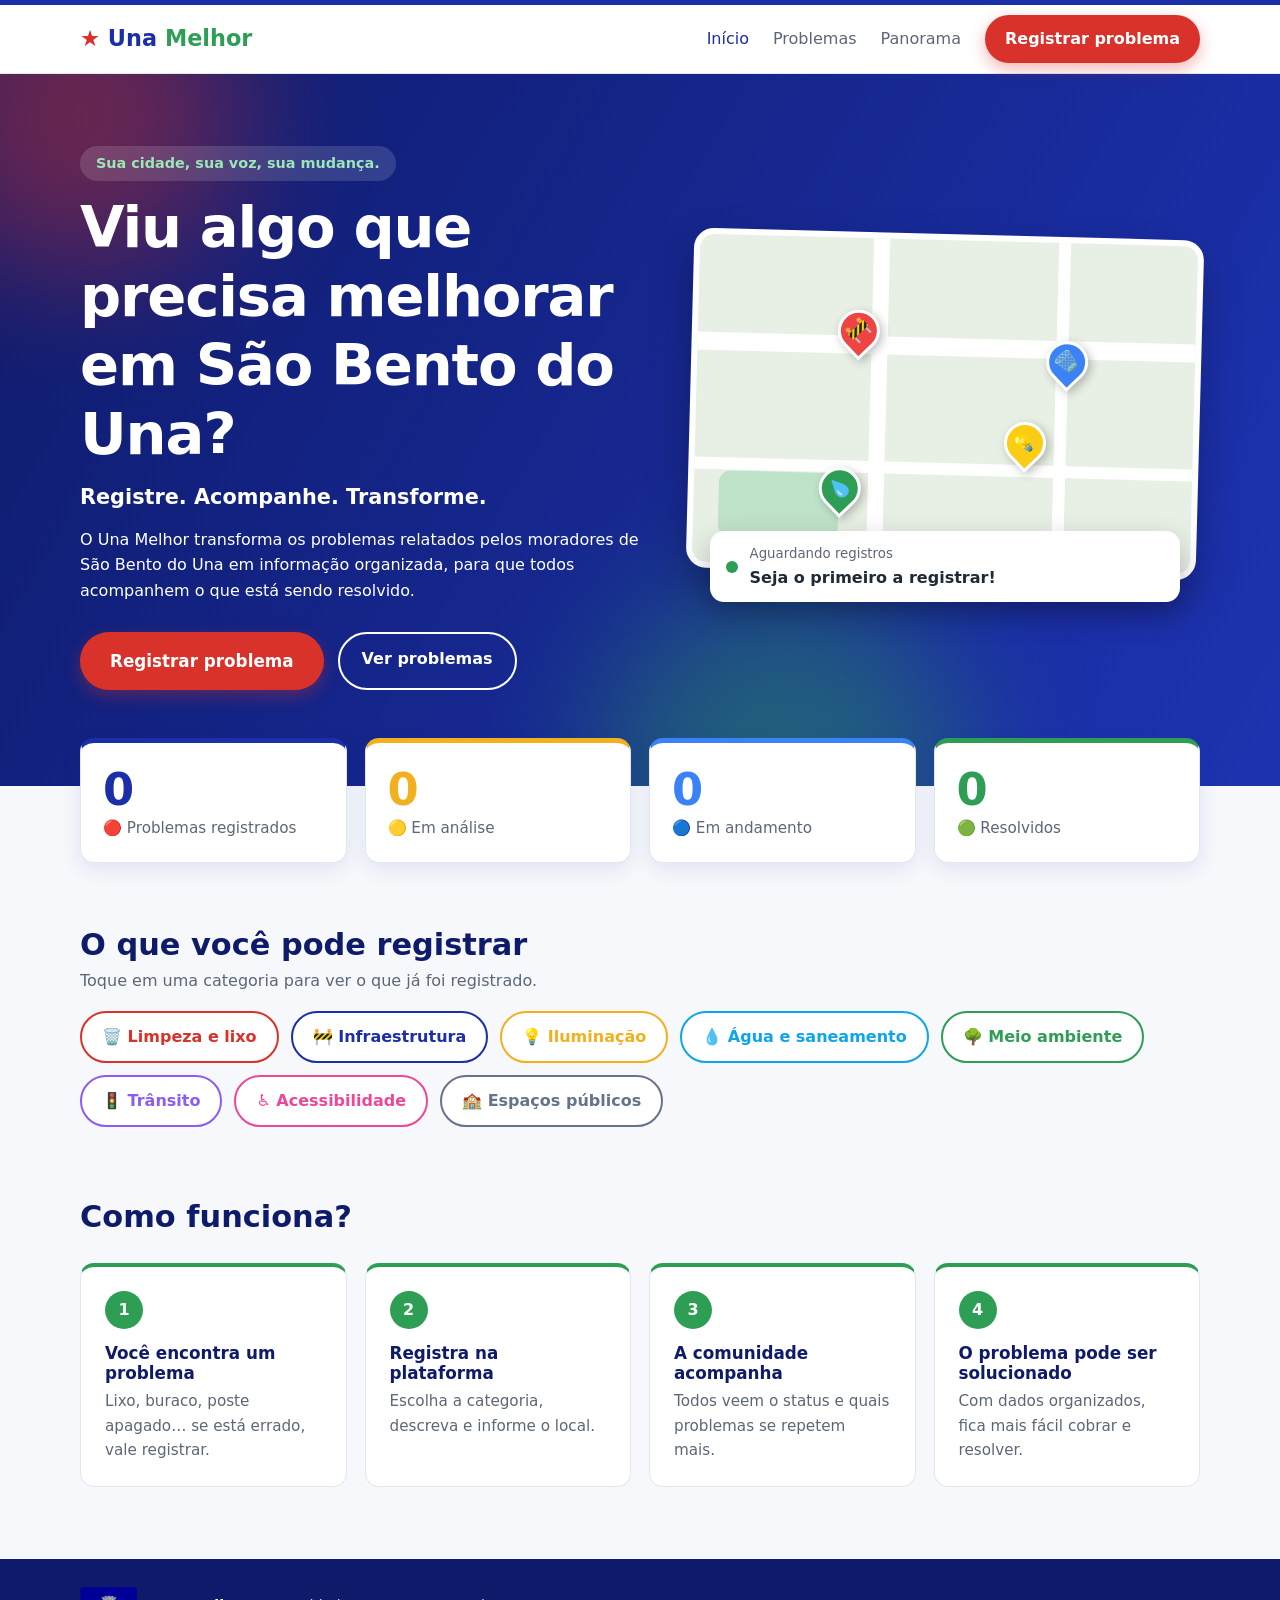
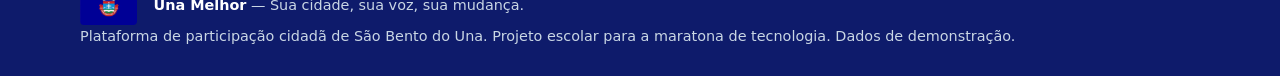
<file: Index.html>
<!DOCTYPE html>
<html lang="pt-BR">
<head>
  <meta charset="UTF-8">
  <meta name="viewport" content="width=device-width, initial-scale=1">
  <title>Una Melhor — Sua cidade, sua voz, sua mudança.</title>
  <link rel="stylesheet" href="style.css">
</head>
<body>
  <!-- ===== HEADER (aparece em todas as telas) ===== -->
  <header class="header">
    <div class="container header-conteudo">
      <a href="#home" class="logo" data-tela="home"><span class="estrela">★</span> Una <span>Melhor</span></a>

      <button class="menu-botao" id="menuBotao" aria-label="Abrir menu">☰</button>

      <nav class="menu" id="menu">
        <a href="#home" data-tela="home">Início</a>
        <a href="#problemas" data-tela="problemas">Problemas</a>
        <a href="#dashboard" data-tela="dashboard">Panorama</a>
        <a href="#registrar" data-tela="registrar" class="botao botao-destaque">Registrar problema</a>
      </nav>
    </div>
  </header>

  <main>
    <!--TELA 1: HOME-->
    <section id="home" class="tela ativa">
      <div class="hero">
        <div class="container hero-grade">
          <div class="hero-texto">
            <p class="slogan">Sua cidade, sua voz, sua mudança.</p>
            <h1>Viu algo que precisa melhorar em São Bento do Una?</h1>
            <p class="hero-subtitulo">Registre. Acompanhe. Transforme.</p>
            <p>O Una Melhor transforma os problemas relatados pelos moradores de São Bento do Una em informação organizada, para que todos acompanhem o que está sendo resolvido.</p>

            <div class="hero-botoes">
              <a href="#registrar" data-tela="registrar" class="botao botao-destaque">Registrar problema</a>
              <a href="#problemas" data-tela="problemas" class="botao botao-contorno">Ver problemas</a>
            </div>
          </div>

          <div class="mapa-area">
            <div class="mapa" aria-hidden="true">
              <span class="rua rua-h1"></span>
              <span class="rua rua-h2"></span>
              <span class="rua rua-v1"></span>
              <span class="rua rua-v2"></span>
              <span class="parque"></span>
              <span class="pino pino-vermelho" style="top:22%; left:28%">🚧</span>
              <span class="pino pino-amarelo" style="top:55%; left:62%">💡</span>
              <span class="pino pino-verde" style="top:70%; left:25%">💧</span>
              <span class="pino pino-azul" style="top:30%; left:70%">🗑️</span>
            </div>
            <div class="mapa-card" id="ultimoRegistro" aria-live="polite"></div>
          </div>
        </div>
      </div>

      <div class="container">
        <div class="stats">
          <div class="stat" style="--c:#1B2FA8">
            <strong id="statTotal">0</strong>
            <span>🔴 Problemas registrados</span>
          </div>
          <div class="stat" style="--c:#F2B01E">
            <strong id="statAnalise">0</strong>
            <span>🟡 Em análise</span>
          </div>
          <div class="stat" style="--c:#3B82F6">
            <strong id="statAndamento">0</strong>
            <span>🔵 Em andamento</span>
          </div>
          <div class="stat" style="--c:#2E9E55">
            <strong id="statResolvidos">0</strong>
            <span>🟢 Resolvidos</span>
          </div>
        </div>
      </div>

      <div class="container faixa-categorias">
        <h2>O que você pode registrar</h2>
        <p>Toque em uma categoria para ver o que já foi registrado.</p>
        <div class="chips" id="chips"></div>
      </div>

      <div class="container como-funciona">
        <h2>Como funciona?</h2>
        <ol class="passos">
          <li><span class="passo-num">1</span><h3>Você encontra um problema</h3><p>Lixo, buraco, poste apagado… se está errado, vale registrar.</p></li>
          <li><span class="passo-num">2</span><h3>Registra na plataforma</h3><p>Escolha a categoria, descreva e informe o local.</p></li>
          <li><span class="passo-num">3</span><h3>A comunidade acompanha</h3><p>Todos veem o status e quais problemas se repetem mais.</p></li>
          <li><span class="passo-num">4</span><h3>O problema pode ser solucionado</h3><p>Com dados organizados, fica mais fácil cobrar e resolver.</p></li>
        </ol>
      </div>
    </section>

    <!-- ===== TELA 2: REGISTRAR PROBLEMA ===== -->
    <section id="registrar" class="tela">
      <div class="container estreito">
        <h2>Registrar problema</h2>
        <p class="em-breve">Conte o que você viu. Leva menos de um minuto.</p>

        <form id="formulario" class="formulario">
          <label>Categoria
            <select id="categoria" required></select>
          </label>

          <label>Título
            <input id="titulo" maxlength="80" placeholder="Buraco em frente à escola" required>
          </label>

          <label>Descrição
            <textarea id="descricao" rows="4" placeholder="Existe um buraco grande próximo à entrada da escola." required></textarea>
          </label>

          <label>Localização
            <input id="localizacao" placeholder="Rua X, Bairro Y" required>
          </label>

          <label>Foto (opcional, até 500 KB)
            <input id="imagem" type="file" accept="image/*">
          </label>

          <button type="submit" class="botao botao-destaque">Registrar problema</button>
        </form>

        <div id="sucesso" class="sucesso" hidden>
          ✅ Problema registrado! <a href="#problemas" data-tela="problemas">Ver na lista</a>
        </div>
      </div>
    </section>

    <!-- ===== TELA 3: LISTA DE PROBLEMAS ===== -->
    <section id="problemas" class="tela">
      <div class="container">
        <h2>Problemas registrados</h2>
        <div class="filtros">
          <input id="busca" type="search" placeholder="🔍 Buscar por título, local ou descrição">
          <select id="filtroCategoria"></select>
          <select id="filtroStatus"></select>
        </div>
        <div id="listaProblemas" class="grade-cards"></div>
      </div>
    </section>

    <!--TELA 4: DETALHES-->
    <section id="detalhes" class="tela">
      <div class="container estreito" id="conteudoDetalhes"></div>
    </section>

    <!--TELA 5: DASHBOARD -->
    <section id="dashboard" class="tela">
      <div class="container">
        <h2>Panorama de São Bento do Una</h2>
        <div class="stats stats-simples" id="statsDashboard"></div>

        <div class="painel-grade">
          <div class="painel">
            <h3>Situação dos problemas</h3>
            <div class="rosca-area">
              <div class="rosca" id="rosca">
                <div>
                  <b id="roscaPct">0%</b>
                  <small>resolvidos</small>
                </div>
              </div>
              <ul class="legenda" id="legenda"></ul>
            </div>
          </div>

          <div class="painel">
            <h3>Problemas por categoria</h3>
            <div id="barrasCategoria" class="barras"></div>
          </div>
        </div>
      </div>
    </section>
  </main>

  <!--RODAPE-->
  <footer class="rodape">
    <div class="container">
      <img src="assets/imagens/bandeira.png" alt="Bandeira de São Bento do Una" class="bandeira">
      <strong>Una Melhor</strong> — Sua cidade, sua voz, sua mudança.
      <p>Plataforma de participação cidadã de São Bento do Una. Projeto escolar para a maratona de tecnologia. Dados de demonstração.</p>
    </div>
  </footer>

  <script src="script.js"></script>
</body>
</html>
</file>
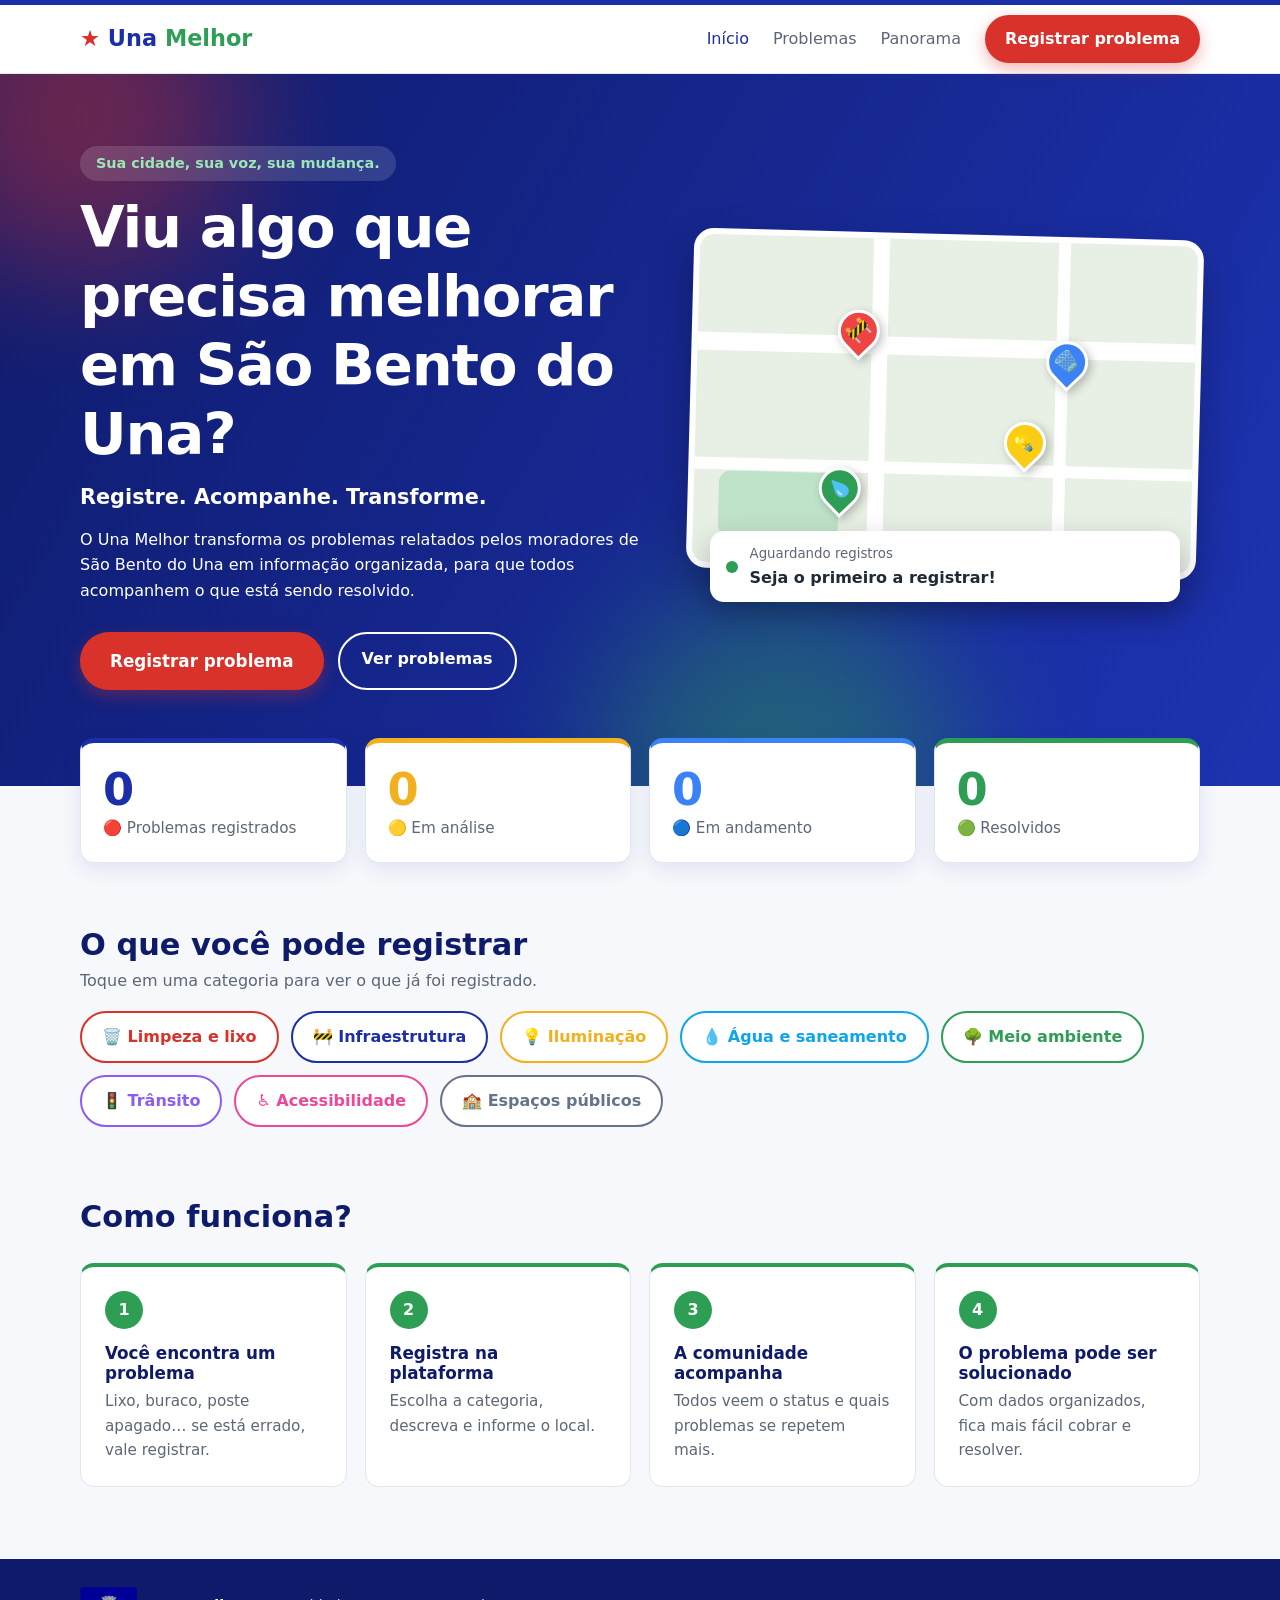
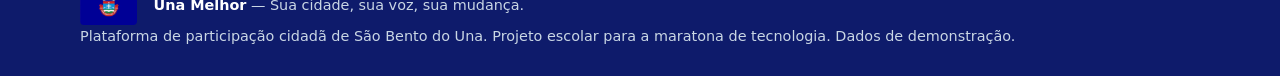
<file: index.html>
<!DOCTYPE html>
<html lang="pt-BR">
<head>
  <meta charset="UTF-8">
  <meta name="viewport" content="width=device-width, initial-scale=1">
  <title>Una Melhor — Sua cidade, sua voz, sua mudança.</title>
  <link rel="stylesheet" href="style.css">
</head>
<body>
  <!-- Cabeçalho: fica igual em todas as telas -->
  <header class="header">
    <div class="container header-conteudo">
      <a href="#home" class="logo" data-tela="home"><span class="estrela">★</span> Una <span>Melhor</span></a>

      <!-- Botão que só aparece no celular -->
      <button class="menu-botao" id="menuBotao" aria-label="Abrir menu">☰</button>

      <nav class="menu" id="menu">
        <a href="#home" data-tela="home">Início</a>
        <a href="#problemas" data-tela="problemas">Problemas</a>
        <a href="#dashboard" data-tela="dashboard">Panorama</a>
        <a href="#registrar" data-tela="registrar" class="botao botao-destaque">Registrar problema</a>
      </nav>
    </div>
  </header>

  <main>
    <!-- Tela 1: início -->
    <section id="home" class="tela ativa">
      <div class="hero">
        <div class="container hero-grade">
          <div class="hero-texto">
            <p class="slogan">Sua cidade, sua voz, sua mudança.</p>
            <h1>Viu algo que precisa melhorar em São Bento do Una?</h1>
            <p class="hero-subtitulo">Registre. Acompanhe. Transforme.</p>
            <p>O Una Melhor transforma os problemas relatados pelos moradores de São Bento do Una em informação organizada, para que todos acompanhem o que está sendo resolvido.</p>

            <div class="hero-botoes">
              <a href="#registrar" data-tela="registrar" class="botao botao-destaque">Registrar problema</a>
              <a href="#problemas" data-tela="problemas" class="botao botao-contorno">Ver problemas</a>
            </div>
          </div>

          <!-- Mapinha decorativo, é só CSS (não é um mapa de verdade) -->
          <div class="mapa-area">
            <div class="mapa" aria-hidden="true">
              <span class="rua rua-h1"></span>
              <span class="rua rua-h2"></span>
              <span class="rua rua-v1"></span>
              <span class="rua rua-v2"></span>
              <span class="parque"></span>
              <span class="pino pino-vermelho" style="top:22%; left:28%">🚧</span>
              <span class="pino pino-amarelo" style="top:55%; left:62%">💡</span>
              <span class="pino pino-verde" style="top:70%; left:25%">💧</span>
              <span class="pino pino-azul" style="top:30%; left:70%">🗑️</span>
            </div>
            <!-- O JS preenche com o último problema registrado -->
            <div class="mapa-card" id="ultimoRegistro" aria-live="polite"></div>
          </div>
        </div>
      </div>

      <!-- Números rápidos (o JS atualiza) -->
      <div class="container">
        <div class="stats">
          <div class="stat" style="--c:#1B2FA8">
            <strong id="statTotal">0</strong>
            <span>🔴 Problemas registrados</span>
          </div>
          <div class="stat" style="--c:#F2B01E">
            <strong id="statAnalise">0</strong>
            <span>🟡 Em análise</span>
          </div>
          <div class="stat" style="--c:#3B82F6">
            <strong id="statAndamento">0</strong>
            <span>🔵 Em andamento</span>
          </div>
          <div class="stat" style="--c:#2E9E55">
            <strong id="statResolvidos">0</strong>
            <span>🟢 Resolvidos</span>
          </div>
        </div>
      </div>

      <div class="container faixa-categorias">
        <h2>O que você pode registrar</h2>
        <p>Toque em uma categoria para ver o que já foi registrado.</p>
        <!-- Os botões das categorias são criados pelo JS -->
        <div class="chips" id="chips"></div>
      </div>

      <div class="container como-funciona">
        <h2>Como funciona?</h2>
        <ol class="passos">
          <li><span class="passo-num">1</span><h3>Você encontra um problema</h3><p>Lixo, buraco, poste apagado… se está errado, vale registrar.</p></li>
          <li><span class="passo-num">2</span><h3>Registra na plataforma</h3><p>Escolha a categoria, descreva e informe o local.</p></li>
          <li><span class="passo-num">3</span><h3>A comunidade acompanha</h3><p>Todos veem o status e quais problemas se repetem mais.</p></li>
          <li><span class="passo-num">4</span><h3>O problema pode ser solucionado</h3><p>Com dados organizados, fica mais fácil cobrar e resolver.</p></li>
        </ol>
      </div>
    </section>

    <!-- Tela 2: formulário pra registrar um problema -->
    <section id="registrar" class="tela">
      <div class="container estreito">
        <h2>Registrar problema</h2>
        <p class="em-breve">Conte o que você viu. Leva menos de um minuto.</p>

        <form id="formulario" class="formulario">
          <label>Categoria
            <select id="categoria" required></select>
          </label>

          <label>Título
            <input id="titulo" maxlength="80" placeholder="Buraco em frente à escola" required>
          </label>

          <label>Descrição
            <textarea id="descricao" rows="4" placeholder="Existe um buraco grande próximo à entrada da escola." required></textarea>
          </label>

          <label>Localização
            <input id="localizacao" placeholder="Rua X, Bairro Y" required>
          </label>

          <label>Foto (opcional, até 500 KB)
            <input id="imagem" type="file" accept="image/*">
          </label>

          <button type="submit" class="botao botao-destaque">Registrar problema</button>
        </form>

        <!-- Mensagem que aparece depois de enviar -->
        <div id="sucesso" class="sucesso" hidden>
          ✅ Problema registrado! <a href="#problemas" data-tela="problemas">Ver na lista</a>
        </div>
      </div>
    </section>

    <!-- Tela 3: lista com busca e filtros -->
    <section id="problemas" class="tela">
      <div class="container">
        <h2>Problemas registrados</h2>
        <div class="filtros">
          <input id="busca" type="search" placeholder="🔍 Buscar por título, local ou descrição">
          <select id="filtroCategoria"></select>
          <select id="filtroStatus"></select>
        </div>
        <div id="listaProblemas" class="grade-cards"></div>
      </div>
    </section>

    <!-- Tela 4: detalhes de um problema (o JS monta o conteúdo) -->
    <section id="detalhes" class="tela">
      <div class="container estreito" id="conteudoDetalhes"></div>
    </section>

    <!-- Tela 5: panorama geral com os gráficos -->
    <section id="dashboard" class="tela">
      <div class="container">
        <h2>Panorama de São Bento do Una</h2>
        <div class="stats stats-simples" id="statsDashboard"></div>

        <div class="painel-grade">
          <div class="painel">
            <h3>Situação dos problemas</h3>
            <div class="rosca-area">
              <div class="rosca" id="rosca">
                <div>
                  <b id="roscaPct">0%</b>
                  <small>resolvidos</small>
                </div>
              </div>
              <ul class="legenda" id="legenda"></ul>
            </div>
          </div>

          <div class="painel">
            <h3>Problemas por categoria</h3>
            <div id="barrasCategoria" class="barras"></div>
          </div>
        </div>
      </div>
    </section>
  </main>

  <!-- Rodapé -->
  <footer class="rodape">
    <div class="container">
      <img src="assets/imagens/bandeira.png" alt="Bandeira de São Bento do Una" class="bandeira">
      <strong>Una Melhor</strong> — Sua cidade, sua voz, sua mudança.
      <p>Plataforma de participação cidadã de São Bento do Una. Projeto escolar para a maratona de tecnologia. Dados de demonstração.</p>
    </div>
  </footer>

  <script src="script.js"></script>
</body>
</html>
</file>
<file: style.css>
/* =========================================================
   Una Melhor — style.css
   As cores vêm da bandeira de São Bento do Una
   ========================================================= */

/* ---------- Variáveis (pra trocar uma cor é só mexer aqui) ---------- */
:root {
  --cor-principal: #1B2FA8;   /* azul da bandeira */
  --cor-principal-escura: #0E1B6B;
  --cor-verde: #2E9E55;       /* verde da bandeira */
  --cor-vermelho: #D8322B;    /* vermelho da bandeira, uso nos botões de destaque */
  --cor-fundo: #F6F8FB;
  --cor-texto: #1F2A37;
  --cor-texto-suave: #5B6776;
  --cor-borda: #E1E7EF;
  --raio: 14px;
  --sombra: 0 6px 20px rgba(27, 47, 168, 0.10);
}

/* ---------- Base ---------- */
* { box-sizing: border-box; margin: 0; padding: 0; }

html { scroll-behavior: smooth; }

body {
  font-family: system-ui, -apple-system, "Segoe UI", Roboto, sans-serif;
  background: var(--cor-fundo);
  color: var(--cor-texto);
  line-height: 1.6;
}

a { color: inherit; text-decoration: none; }

/* Centraliza o conteúdo e não deixa ficar largo demais */
.container { width: min(1120px, 92%); margin: 0 auto; }

h1, h2, h3 { line-height: 1.2; color: var(--cor-principal-escura); }

/* Pra quem navega com o teclado conseguir ver onde está */
a:focus-visible, button:focus-visible {
  outline: 3px solid var(--cor-vermelho);
  outline-offset: 2px;
}

/* ---------- Botões ---------- */
.botao {
  display: inline-block;
  padding: 12px 22px;
  border-radius: 999px;
  font-weight: 600;
  border: 2px solid transparent;
  cursor: pointer;
  transition: transform .15s, box-shadow .15s, background .15s;
}
.botao:hover { transform: translateY(-2px); }

.botao-destaque { background: var(--cor-vermelho); color: #fff; box-shadow: 0 6px 16px rgba(216,50,43,.35); }
.botao-destaque:hover { background: #B8241E; }

.botao-contorno { border-color: #fff; color: #fff; }
.botao-contorno:hover { background: rgba(255,255,255,.15); }

/* ---------- Cabeçalho ---------- */
.header {
  position: sticky; top: 0; z-index: 10;
  background: #fff;
  border-bottom: 1px solid var(--cor-borda);
  border-top: 5px solid var(--cor-principal);   /* faixa azul, lembra a bandeira */
}
.header-conteudo {
  display: flex; align-items: center; justify-content: space-between;
  min-height: 68px;
}
.logo { font-size: 1.4rem; font-weight: 800; color: var(--cor-principal); }
.logo span { color: var(--cor-verde); }   /* "Melhor" fica verde */

.menu { display: flex; align-items: center; gap: 24px; }
.menu a:not(.botao) { font-weight: 500; color: var(--cor-texto-suave); }
.menu a:not(.botao):hover, .menu a.atual { color: var(--cor-principal); }
.menu .botao { padding: 9px 18px; }

.menu-botao { display: none; background: none; border: 0; font-size: 1.8rem; cursor: pointer; color: var(--cor-principal); }

/* ---------- Telas (só a que tem a classe "ativa" aparece) ---------- */
.tela { display: none; }
.tela.ativa { display: block; }
.em-breve { color: var(--cor-texto-suave); margin-top: 8px; }
#registrar .container, #problemas .container,
#detalhes .container, #dashboard .container { padding: 48px 0; }

/* ---------- Hero (a parte azul de cima) ---------- */
.hero {
  background: linear-gradient(135deg, var(--cor-principal-escura), var(--cor-principal) 70%);
  color: #fff;
  padding: 72px 0 96px;
}
.hero-grade {
  display: grid; grid-template-columns: 1.1fr 1fr; gap: 48px; align-items: center;
}
.hero h1 { color: #fff; font-size: clamp(2rem, 4.5vw, 3.2rem); margin: 12px 0; }
.slogan { color: #9BE7B8; font-weight: 600; }
.hero-subtitulo { font-size: 1.3rem; font-weight: 700; margin-bottom: 12px; }
.hero-botoes { display: flex; flex-wrap: wrap; gap: 14px; margin-top: 28px; }

/* Animação de entrada do texto principal */
.hero-texto { animation: entrar .7s ease both; }
@keyframes entrar { from { opacity: 0; transform: translateY(20px); } to { opacity: 1; transform: none; } }

/* ---------- Mapa de enfeite (feito só com CSS) ---------- */
.mapa {
  position: relative; height: 340px; overflow: hidden;
  background: #E8F0E6; border-radius: 20px;
  box-shadow: 0 20px 40px rgba(0,0,0,.25);
  border: 6px solid #fff;
}
.rua { position: absolute; background: #fff; }
.rua-h1 { top: 30%; left: 0; right: 0; height: 18px; }
.rua-h2 { top: 68%; left: 0; right: 0; height: 12px; }
.rua-v1 { left: 35%; top: 0; bottom: 0; width: 16px; }
.rua-v2 { left: 72%; top: 0; bottom: 0; width: 12px; }
.parque { position: absolute; left: 5%; bottom: 8%; width: 24%; height: 20%; background: #BFE3C8; border-radius: 12px; }

.pino {
  position: absolute; width: 42px; height: 42px;
  display: grid; place-items: center; font-size: 1.2rem;
  border-radius: 50% 50% 50% 0; transform: rotate(-45deg);
  border: 3px solid #fff; box-shadow: 0 4px 10px rgba(0,0,0,.25);
}
.pino-vermelho { background: #EF4444; }
.pino-amarelo  { background: #FACC15; }
.pino-verde    { background: var(--cor-verde); }
.pino-azul     { background: #3B82F6; }

/* ---------- Cards de números ---------- */
.stats {
  display: grid; grid-template-columns: repeat(4, 1fr); gap: 18px;
  margin-top: -48px;   /* puxa pra cima pra ficar por cima do hero */
  position: relative;
}
.stat {
  background: #fff; border-radius: var(--raio); padding: 22px;
  box-shadow: var(--sombra); border: 1px solid var(--cor-borda);
}
.stat strong { display: block; font-size: 2.4rem; color: var(--cor-principal); }
.stat span { color: var(--cor-texto-suave); font-size: .95rem; }

/* ---------- Como funciona ---------- */
.como-funciona { padding: 72px 0; }
.como-funciona h2 { font-size: 1.9rem; margin-bottom: 28px; }
.passos { list-style: none; display: grid; grid-template-columns: repeat(4, 1fr); gap: 18px; }
.passos li {
  background: #fff; border-radius: var(--raio); padding: 24px;
  border: 1px solid var(--cor-borda); transition: transform .2s, box-shadow .2s;
}
.passos li:hover { transform: translateY(-4px); box-shadow: var(--sombra); }
.passo-num {
  display: grid; place-items: center; width: 38px; height: 38px; margin-bottom: 14px;
  background: var(--cor-verde); color: #fff; border-radius: 50%; font-weight: 700;
}
.passos h3 { font-size: 1.05rem; margin-bottom: 6px; }
.passos p { color: var(--cor-texto-suave); font-size: .95rem; }

/* ---------- Rodapé ---------- */
.rodape { background: var(--cor-principal-escura); color: #C9D6E4; padding: 28px 0; font-size: .9rem; }
.rodape strong { color: #fff; }

/* ---------- Responsivo ---------- */
/* Tablet */
@media (max-width: 900px) {
  .hero-grade { grid-template-columns: 1fr; }
  .mapa { height: 260px; }
  .stats, .passos { grid-template-columns: repeat(2, 1fr); }
}

/* Celular */
@media (max-width: 600px) {
  .menu-botao { display: block; }
  .menu {
    display: none; position: absolute; top: 68px; left: 0; right: 0;
    flex-direction: column; align-items: stretch; gap: 14px;
    background: #fff; padding: 18px 4%; border-bottom: 1px solid var(--cor-borda);
  }
  .menu.aberto { display: flex; }
  .menu .botao { text-align: center; }
  .hero { padding: 48px 0 80px; }
  .stats, .passos { grid-template-columns: 1fr; }
}

/* Quem desativou animações no celular/PC não vê nenhuma */
@media (prefers-reduced-motion: reduce) {
  * { animation: none !important; transition: none !important; }
}

/* =========================================================
   Formulário, lista, detalhes e panorama
   ========================================================= */
.estreito { max-width: 720px; }
.subtitulo { margin: 36px 0 14px; }
.botao-contorno-escuro { border-color: var(--cor-principal); color: var(--cor-principal); margin-top: 32px; background: none; }
.stats-simples { margin-top: 24px; }

/* Formulário */
.formulario { display: grid; gap: 18px; margin-top: 24px; background: #fff; padding: 28px; border-radius: var(--raio); border: 1px solid var(--cor-borda); box-shadow: var(--sombra); }
.formulario label { display: grid; gap: 6px; font-weight: 600; font-size: .95rem; }
input, select, textarea { font: inherit; padding: 11px 14px; border: 1px solid var(--cor-borda); border-radius: 10px; background: #fff; width: 100%; }
input:focus, select:focus, textarea:focus { outline: 3px solid rgba(27,47,168,.25); border-color: var(--cor-principal); }
.sucesso { margin-top: 18px; padding: 16px; border-radius: var(--raio); background: #DDF5EA; color: #11694A; font-weight: 600; animation: entrar .4s ease both; }
.sucesso a { text-decoration: underline; }

/* Filtros e cards da lista */
.filtros { display: grid; grid-template-columns: 2fr 1fr 1fr; gap: 12px; margin: 20px 0 28px; }
.grade-cards { display: grid; grid-template-columns: repeat(auto-fill, minmax(290px, 1fr)); gap: 18px; }
.card { background: #fff; border: 1px solid var(--cor-borda); border-radius: var(--raio); padding: 20px; display: flex; flex-direction: column; gap: 8px; transition: transform .2s, box-shadow .2s; }
.card:hover { transform: translateY(-4px); box-shadow: var(--sombra); }
.card h3 { font-size: 1.1rem; }
.card small, .vazio { color: var(--cor-texto-suave); }
.card .botao { margin-top: auto; text-align: center; background: var(--cor-principal); color: #fff; padding: 9px; }
.vazio { grid-column: 1 / -1; text-align: center; padding: 40px 0; }

/* Etiqueta colorida do status */
.etiqueta { align-self: flex-start; padding: 3px 12px; border-radius: 999px; font-size: .85rem; font-weight: 600; }
.st-pendente { background: #FEE2E2; color: #991B1B; }
.st-analise { background: #FEF3C7; color: #92400E; }
.st-andamento { background: #DBEAFE; color: #1E40AF; }
.st-resolvido { background: #DCFCE7; color: #166534; }

/* Tela de detalhes */
.voltar { background: none; border: 0; color: var(--cor-principal); font-weight: 600; cursor: pointer; margin-bottom: 14px; }
.detalhe-caixa { background: #fff; border: 1px solid var(--cor-borda); border-radius: var(--raio); padding: 28px; display: grid; gap: 14px; }
.detalhe-caixa img { max-width: 100%; border-radius: 12px; }
.progresso { display: grid; grid-template-columns: repeat(4, 1fr); gap: 8px; margin: 8px 0; }
.etapa { text-align: center; font-size: .75rem; font-weight: 700; padding: 10px 4px; border-radius: 10px; background: var(--cor-fundo); color: var(--cor-texto-suave); }
.etapa.feita { background: var(--cor-verde); color: #fff; }
.demo { background: #EEF1FF; border-radius: 12px; padding: 14px; }
.demo select { margin-top: 8px; }

/* Panorama: barras por categoria */
.barra-linha { display: grid; grid-template-columns: 200px 1fr 60px; gap: 12px; align-items: center; margin-bottom: 10px; }
.barra-fundo { background: #E1E7EF; border-radius: 999px; height: 14px; overflow: hidden; }
.barra { height: 100%; background: var(--cor-verde); border-radius: 999px; transition: width .6s ease; }

@media (max-width: 700px) {
  .filtros { grid-template-columns: 1fr; }
  .barra-linha { grid-template-columns: 1fr 50px; }
  .barra-linha .barra-fundo { grid-column: 1 / -1; grid-row: 2; }
  .etapa { font-size: .65rem; }
}

/* Detalhes da identidade (logo e bandeira) */
.logo .estrela { color: var(--cor-vermelho); }
.logo span:not(.estrela) { color: var(--cor-verde); }
.bandeira { height: 38px; border-radius: 4px; vertical-align: middle; margin-right: 12px; }

/* =========================================================
   Visual mais vivo (cores e movimento)
   ========================================================= */
.hero { position: relative; overflow: hidden; background: linear-gradient(120deg, #0E1B6B, #1B2FA8, #2540C8, #1B2FA8); background-size: 250% 250%; animation: fluir 14s ease infinite; }
@keyframes fluir { 50% { background-position: 100% 50%; } }
/* Duas bolas borradas (vermelha e verde) no fundo do hero */
.hero::before, .hero::after { content: ""; position: absolute; border-radius: 50%; filter: blur(70px); opacity: .45; pointer-events: none; }
.hero::before { width: 320px; height: 320px; background: var(--cor-vermelho); top: -120px; left: -80px; }
.hero::after { width: 360px; height: 360px; background: var(--cor-verde); bottom: -160px; right: 25%; }
.hero-grade { position: relative; z-index: 1; }
.hero h1 { font-weight: 800; font-size: clamp(2.2rem, 5vw, 3.6rem); letter-spacing: -.02em; }
.slogan { display: inline-block; background: rgba(255,255,255,.14); padding: 6px 16px; border-radius: 999px; font-size: .9rem; }
.hero .botao-destaque { animation: brilho 2.4s ease-in-out infinite; font-size: 1.05rem; padding: 14px 28px; }
@keyframes brilho { 50% { box-shadow: 0 0 0 10px rgba(216,50,43,.18), 0 6px 16px rgba(216,50,43,.35); } }

/* Mapa com movimento */
.mapa-area { position: relative; padding-bottom: 28px; }
.mapa { transform: rotate(1.5deg); }
.pino { animation: flutuar 2.8s ease-in-out infinite; }
.pino-amarelo { animation-delay: .6s; } .pino-verde { animation-delay: 1.2s; } .pino-azul { animation-delay: 1.8s; }
@keyframes flutuar { 50% { transform: rotate(-45deg) translate(6px, -6px); } }
.mapa-card { position: absolute; left: 20px; right: 20px; bottom: 0; background: #fff; color: var(--cor-texto); border-radius: 14px; padding: 12px 16px; display: flex; gap: 12px; align-items: center; box-shadow: 0 12px 30px rgba(0,0,0,.25); }
.mapa-card small { display: block; color: var(--cor-texto-suave); }
.ponto { width: 12px; height: 12px; border-radius: 50%; background: var(--cor-verde); animation: pulso 1.6s infinite; flex: none; }
@keyframes pulso { 0% { box-shadow: 0 0 0 0 rgba(46,158,85,.6); } 100% { box-shadow: 0 0 0 12px rgba(46,158,85,0); } }

/* Cards de números com cor (cada um define a sua em --c) */
.stat { border-top: 5px solid var(--c, var(--cor-principal)); transition: transform .2s, box-shadow .2s; animation: entrar .6s both; }
.stat:nth-child(2) { animation-delay: .1s; } .stat:nth-child(3) { animation-delay: .2s; } .stat:nth-child(4) { animation-delay: .3s; }
.stat:hover { transform: translateY(-5px); box-shadow: 0 14px 30px rgba(27,47,168,.15); }
.stat strong { color: var(--c, var(--cor-principal)); font-size: 2.8rem; line-height: 1.1; }
.stat .icone { display: block; font-size: 1.5rem; }

/* Categorias (botões que levam pra lista filtrada) */
.faixa-categorias { padding-top: 64px; }
.faixa-categorias h2 { font-size: 1.9rem; }
.faixa-categorias p { color: var(--cor-texto-suave); margin: 4px 0 18px; }
.chips { display: flex; flex-wrap: wrap; gap: 12px; }
.chip { font: inherit; font-weight: 600; cursor: pointer; padding: 11px 20px; border-radius: 999px; background: #fff; color: var(--c); border: 2px solid var(--c); transition: transform .15s, background .15s, color .15s; animation: entrar .5s both; }
.chip:hover { background: var(--c); color: #fff; transform: translateY(-3px) scale(1.04); }
.passos li { border-top: 4px solid var(--cor-verde); animation: entrar .6s both; }
.passos li:nth-child(2) { animation-delay: .1s; } .passos li:nth-child(3) { animation-delay: .2s; } .passos li:nth-child(4) { animation-delay: .3s; }
.card { border-left: 5px solid var(--cor-principal); animation: entrar .4s both; }

/* Panorama */
.painel-grade { display: grid; grid-template-columns: 1fr 1.4fr; gap: 20px; margin-top: 28px; }
.painel { background: #fff; border: 1px solid var(--cor-borda); border-radius: var(--raio); padding: 24px; box-shadow: var(--sombra); animation: entrar .6s .2s both; }
.painel h3 { margin-bottom: 18px; }
.rosca-area { display: flex; align-items: center; gap: 24px; flex-wrap: wrap; }
/* O gráfico de rosca é um conic-gradient (o JS troca as cores) com um círculo branco no meio */
.rosca { width: 160px; height: 160px; border-radius: 50%; display: grid; place-items: center; background: #E1E7EF; transition: background .5s; flex: none; }
.rosca > div { width: 110px; height: 110px; border-radius: 50%; background: #fff; display: grid; place-content: center; text-align: center; }
.rosca b { font-size: 1.7rem; color: var(--cor-verde); line-height: 1; }
.rosca small { color: var(--cor-texto-suave); }
.legenda { list-style: none; display: grid; gap: 8px; flex: 1; min-width: 150px; }
.legenda li { display: flex; align-items: center; gap: 8px; }
.legenda i { width: 12px; height: 12px; border-radius: 50%; }
.legenda b { margin-left: auto; }
.barra { width: var(--w); animation: crescer 1s ease both; }
@keyframes crescer { from { width: 0; } }
.barra-linha b { text-align: right; }
@media (max-width: 900px) { .painel-grade { grid-template-columns: 1fr; } }

/* =========================================================
   Botões de editar e excluir
   ========================================================= */
.acoes-detalhe {
  display: flex;
  flex-wrap: wrap;
  gap: 12px;
  margin-top: 8px;
}

.botao-editar {
  background: var(--cor-principal);
  color: #fff;
}

.botao-editar:hover {
  background: var(--cor-principal-escura);
}

.botao-excluir {
  background: #fff;
  color: var(--cor-vermelho);
  border: 2px solid var(--cor-vermelho);
}

.botao-excluir:hover {
  background: #FEE2E2;
}

.botao-cancelar {
  background: #fff;
  color: var(--cor-texto-suave);
  border: 2px solid var(--cor-borda);
}

.form-edicao {
  display: grid;
  gap: 16px;
  margin-top: 8px;
}

.form-edicao label {
  display: grid;
  gap: 6px;
  font-weight: 600;
  font-size: .95rem;
}

.foto-atual {
  display: grid;
  gap: 8px;
}

.foto-atual img {
  width: min(100%, 360px);
  max-height: 240px;
  object-fit: cover;
  border-radius: 12px;
  border: 1px solid var(--cor-borda);
}

/* Panorama: agora são 5 cards, então ajustei as colunas */
.stats-simples {
  grid-template-columns: repeat(5, 1fr);
  margin-top: 24px;
}

@media (max-width: 1000px) {
  .stats-simples {
    grid-template-columns: repeat(3, 1fr);
  }
}

@media (max-width: 700px) {
  .stats-simples {
    grid-template-columns: repeat(2, 1fr);
  }

  .acoes-detalhe {
    flex-direction: column;
  }

  .acoes-detalhe .botao {
    width: 100%;
    text-align: center;
  }
}

@media (max-width: 500px) {
  .stats-simples {
    grid-template-columns: 1fr;
  }
}
</file>
